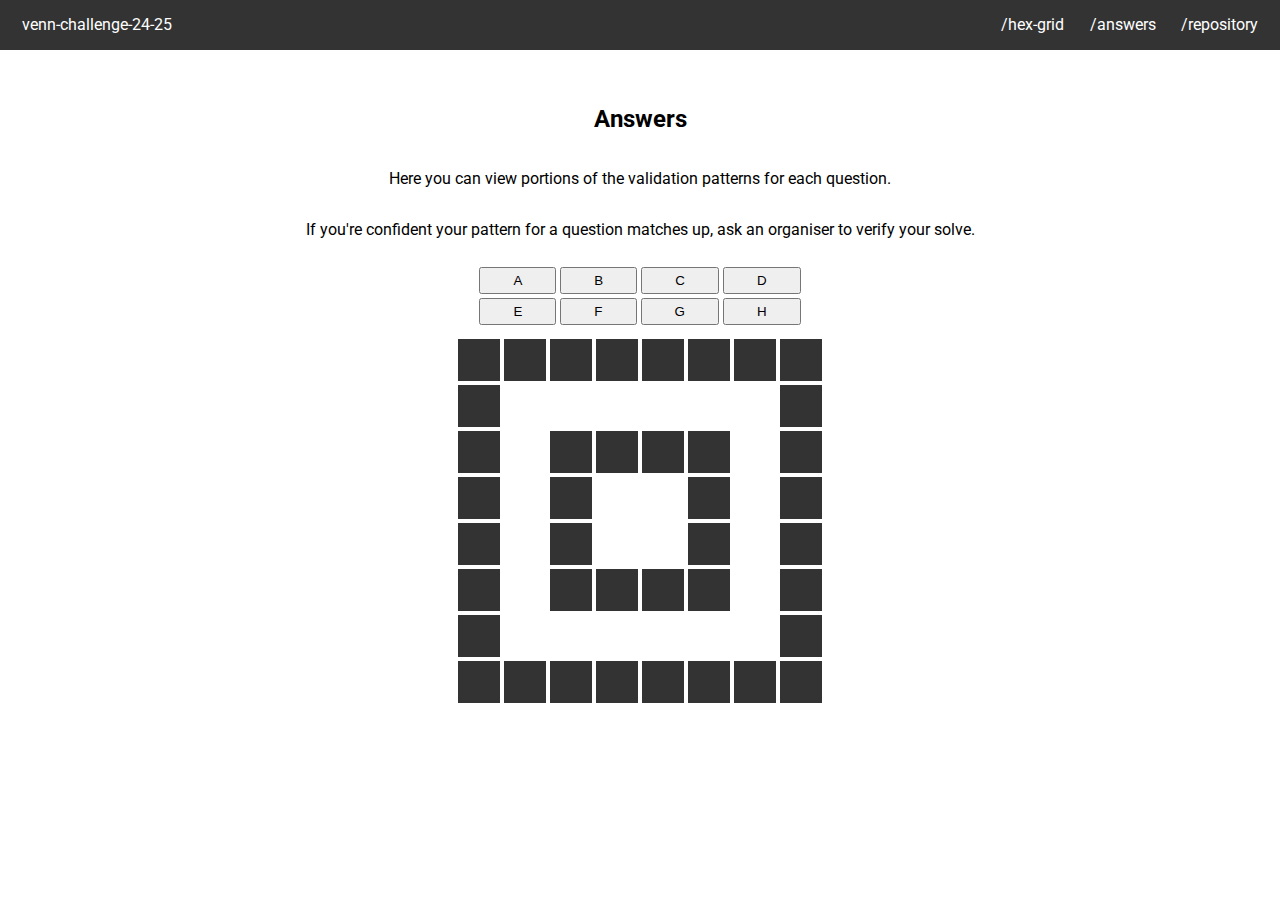
<file: docs/answers.html>
<!DOCTYPE html>
<html lang="en">
  <head>
    <meta charset="UTF-8" />
    <meta name="viewport" content="width=device-width, initial-scale=1.0" />
    <link rel="stylesheet" href="style.css" />
    <title>answers</title>
  </head>
  <body>

    <div class="header container bookshelf" id="site-header">
      <div class="left-box">
          <div class="anchor-tags">
              <div class="category-tag"><a href="./index.html">venn-challenge-24-25</a></div>
          </div>
      </div>

      <div class="right-box">
          <div class="anchor-tags">
              <div class="category-tag"><a href="./hex_grid.html">/hex-grid</a></div>
              <div class="category-tag"><a href="./answers.html">/answers</a></div>
              <div class="category-tag"><a href="https://github.com/eeoooue/venn-challenge-24-25">/repository</a></div>
          </div>
      </div>
    </div>

    <div class="toplevel-container">
      <div id="tall-box">

          <h2>Answers</h2>

          <p>
            Here you can view portions of the validation patterns for each question.
          </p>

          <p>
            If you're confident your pattern for a question matches up, ask an organiser to verify your solve.
          </p>


      </div>
    </div>

    <script src="script_answers.js"></script>
  </body>
</html>
</file>
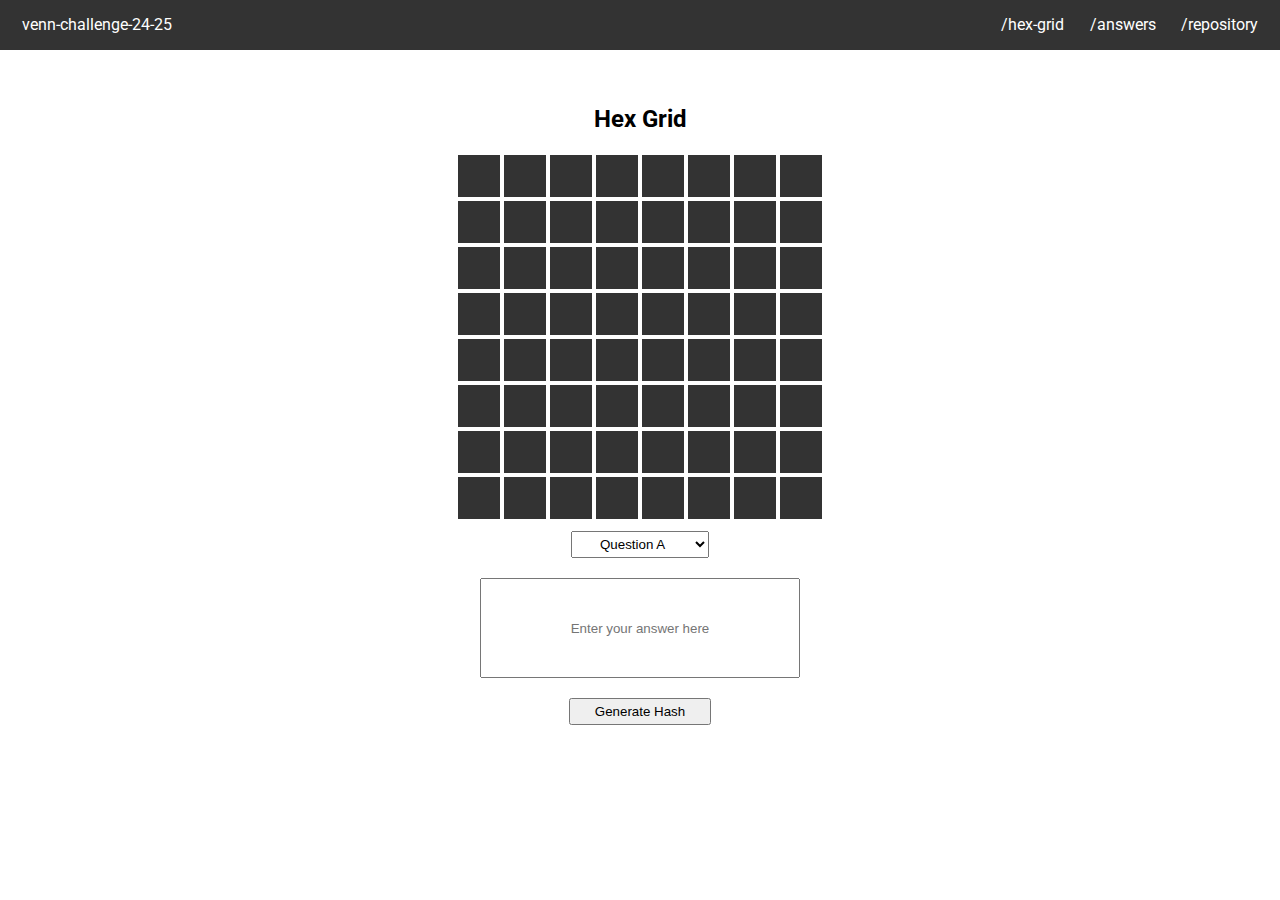
<file: docs/hex_grid.html>
<!DOCTYPE html>
<html lang="en">
  <head>
    <meta charset="UTF-8" />
    <meta name="viewport" content="width=device-width, initial-scale=1.0" />
    <link rel="stylesheet" href="style.css" />
    <title>hex-grid</title>
  </head>
  <body>

    <div class="header container bookshelf" id="site-header">
      <div class="left-box">
          <div class="anchor-tags">
              <div class="category-tag"><a href="./index.html">venn-challenge-24-25</a></div>
          </div>
      </div>

      <div class="right-box">
          <div class="anchor-tags">
              <div class="category-tag"><a href="./hex_grid.html">/hex-grid</a></div>
              <div class="category-tag"><a href="./answers.html">/answers</a></div>
              <div class="category-tag"><a href="https://github.com/eeoooue/venn-challenge-24-25">/repository</a></div>
          </div>
      </div>
    </div>
    
    <div class="toplevel-container">
      <div id="tall-box">

        <h2>Hex Grid</h2>

      </div>
    </div>

    <script src="script_hex_grid.js"></script>
  </body>
</html>
</file>
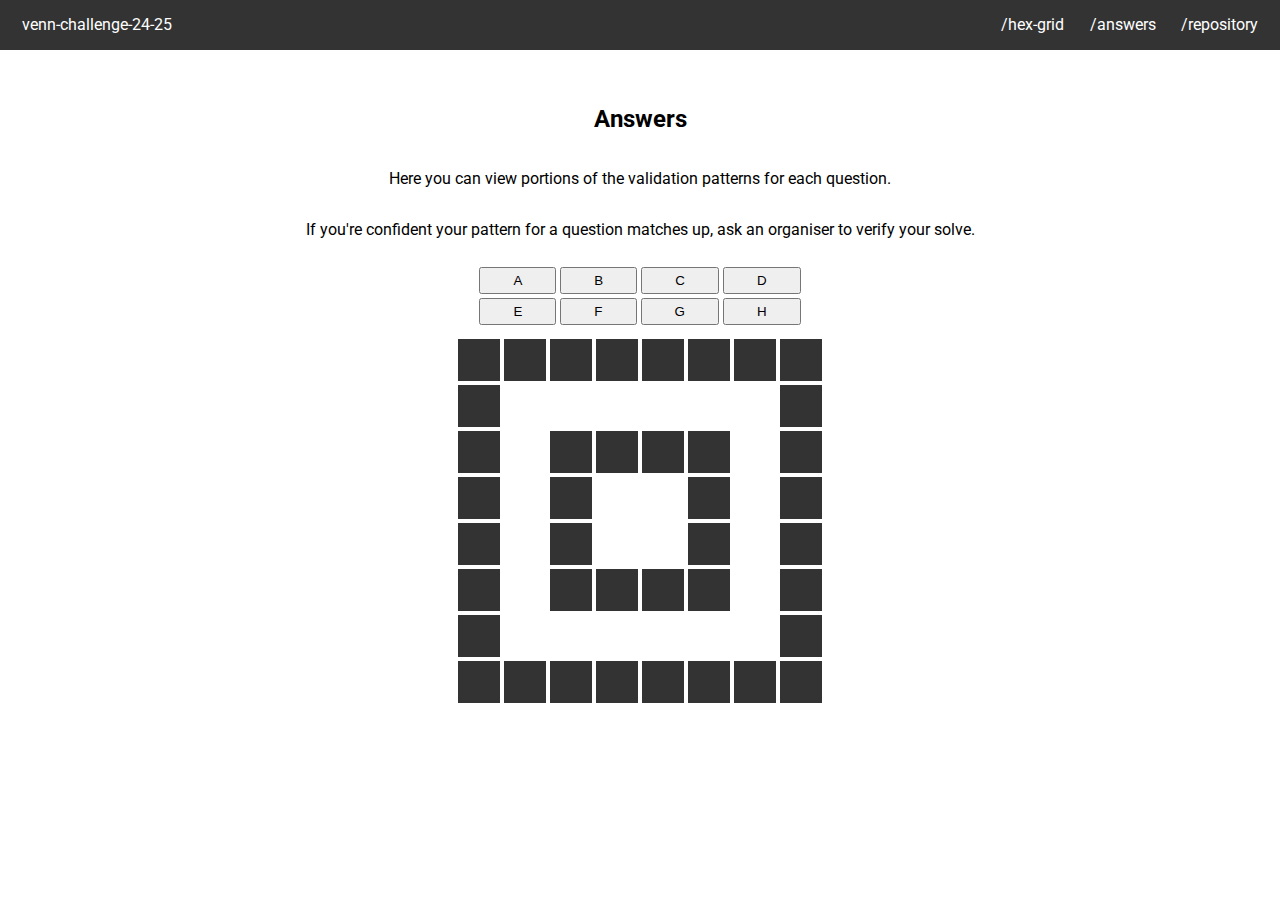
<file: Site/answers.html>
<!DOCTYPE html>
<html lang="en">
  <head>
    <meta charset="UTF-8" />
    <meta name="viewport" content="width=device-width, initial-scale=1.0" />
    <link rel="stylesheet" href="style.css" />
    <title>venn-challenge-24-25</title>
  </head>
  <body>

    <div class="header container bookshelf" id="site-header">
      <div class="left-box">
          <div class="anchor-tags">
              <div class="category-tag"><a href="./index.html">venn-challenge-24-25</a></div>
          </div>
      </div>

      <div class="right-box">
          <div class="anchor-tags">
              <div class="category-tag"><a href="./hex_grid.html">/hex-grid</a></div>
              <div class="category-tag"><a href="./answers.html">/answers</a></div>
              <div class="category-tag"><a href="https://github.com/eeoooue/venn-challenge-24-25">/repository</a></div>
          </div>
      </div>
    </div>

    <div class="toplevel-container">
      <div id="tall-box">

          <h2>Answers</h2>

          <p>
            Here you can view portions of the validation patterns for each question.
          </p>

          <p>
            If you're confident your pattern for a question matches up, ask an organiser to verify your solve.
          </p>


      </div>
    </div>

    <script src="script_answers.js"></script>
  </body>
</html>
</file>
<file: docs/style.css>
@import url('https://fonts.googleapis.com/css2?family=Roboto');

* {
  box-sizing: border-box;
}

html, body {
  margin: 0;
  padding: 0;
  min-height: 100vh;
  overflow-y: auto;
  font-family: 'Roboto', sans-serif;
}

#site-header {
  background-color: #333;
  height: 5.5vh;
  width: 100%;
  display: flex;
  justify-content: space-between;
  align-items: center;
  color: white;
}

#site-header a {
  text-decoration: none;
  color: white;
  margin: 1vw;
}

#site-header a:hover {
  color: #ddd;
}

#site-header .left-box,
#site-header .right-box {
  margin: 0 1vh;
  display: flex;
}

#site-header .anchor-tags {
  margin: auto;
  display: flex;
  flex-direction: row;
}

.toplevel-container {
  display: flex;
  flex-direction: column;
  align-items: center;
  margin: 4vh auto;
  width: fit-content;
  max-width: 90vw;
}

#tall-box {
  display: flex;
  flex-direction: column;
  align-items: center;
  justify-content: center;
}

#grid-container {
  display: flex;
  align-items: center;
  justify-content: center;
  flex-wrap: wrap;
  max-width: 400px;
}

.square {
  background-color: #1d1d1d;
  height: 42px;
  width: 42px;
  margin: 2px;
}

#answer-field,
#question-selector,
#generate-hash-button {
  display: block;
  margin: 10px auto;
}

#answer-field {
  height: 100px;
  width: 80%;
  text-align: center;
}

#question-selector,
#generate-hash-button {
  padding: 4px 24px;
}

.hint-btn-box{
  justify-content: center;
  align-items: center;
  flex-direction: column;
  margin: 10px 0;
}

.hint-btn{
  padding: 4px 32px;
  margin: 2px 2px;
}

.hint-btn-row {
  display: flex;
  justify-content: center;
}
</file>
<file: Site/style.css>
@import url('https://fonts.googleapis.com/css2?family=Roboto');

* {
  box-sizing: border-box;
}

html, body {
  margin: 0;
  padding: 0;
  min-height: 100vh;
  overflow-y: auto;
  font-family: 'Roboto', sans-serif;
}

#site-header {
  background-color: #333;
  height: 5.5vh;
  width: 100%;
  display: flex;
  justify-content: space-between;
  align-items: center;
  color: white;
}

#site-header a {
  text-decoration: none;
  color: white;
  margin: 1vw;
}

#site-header a:hover {
  color: #ddd;
}

#site-header .left-box,
#site-header .right-box {
  margin: 0 1vh;
  display: flex;
}

#site-header .anchor-tags {
  margin: auto;
  display: flex;
  flex-direction: row;
}

.toplevel-container {
  display: flex;
  flex-direction: column;
  align-items: center;
  margin: 4vh auto;
  width: fit-content;
  max-width: 90vw;
}

#tall-box {
  display: flex;
  flex-direction: column;
  align-items: center;
  justify-content: center;
}

#grid-container {
  display: flex;
  align-items: center;
  justify-content: center;
  flex-wrap: wrap;
  max-width: 400px;
}

.square {
  background-color: #1d1d1d;
  height: 42px;
  width: 42px;
  margin: 2px;
}

#answer-field,
#question-selector,
#generate-hash-button {
  display: block;
  margin: 10px auto;
}

#answer-field {
  height: 100px;
  width: 80%;
  text-align: center;
}

#question-selector,
#generate-hash-button {
  padding: 4px 24px;
}

.hint-btn-box{
  justify-content: center;
  align-items: center;
  flex-direction: column;
  margin: 10px 0;
}

.hint-btn{
  padding: 4px 32px;
  margin: 2px 2px;
}

.hint-btn-row {
  display: flex;
  justify-content: center;
}
</file>
